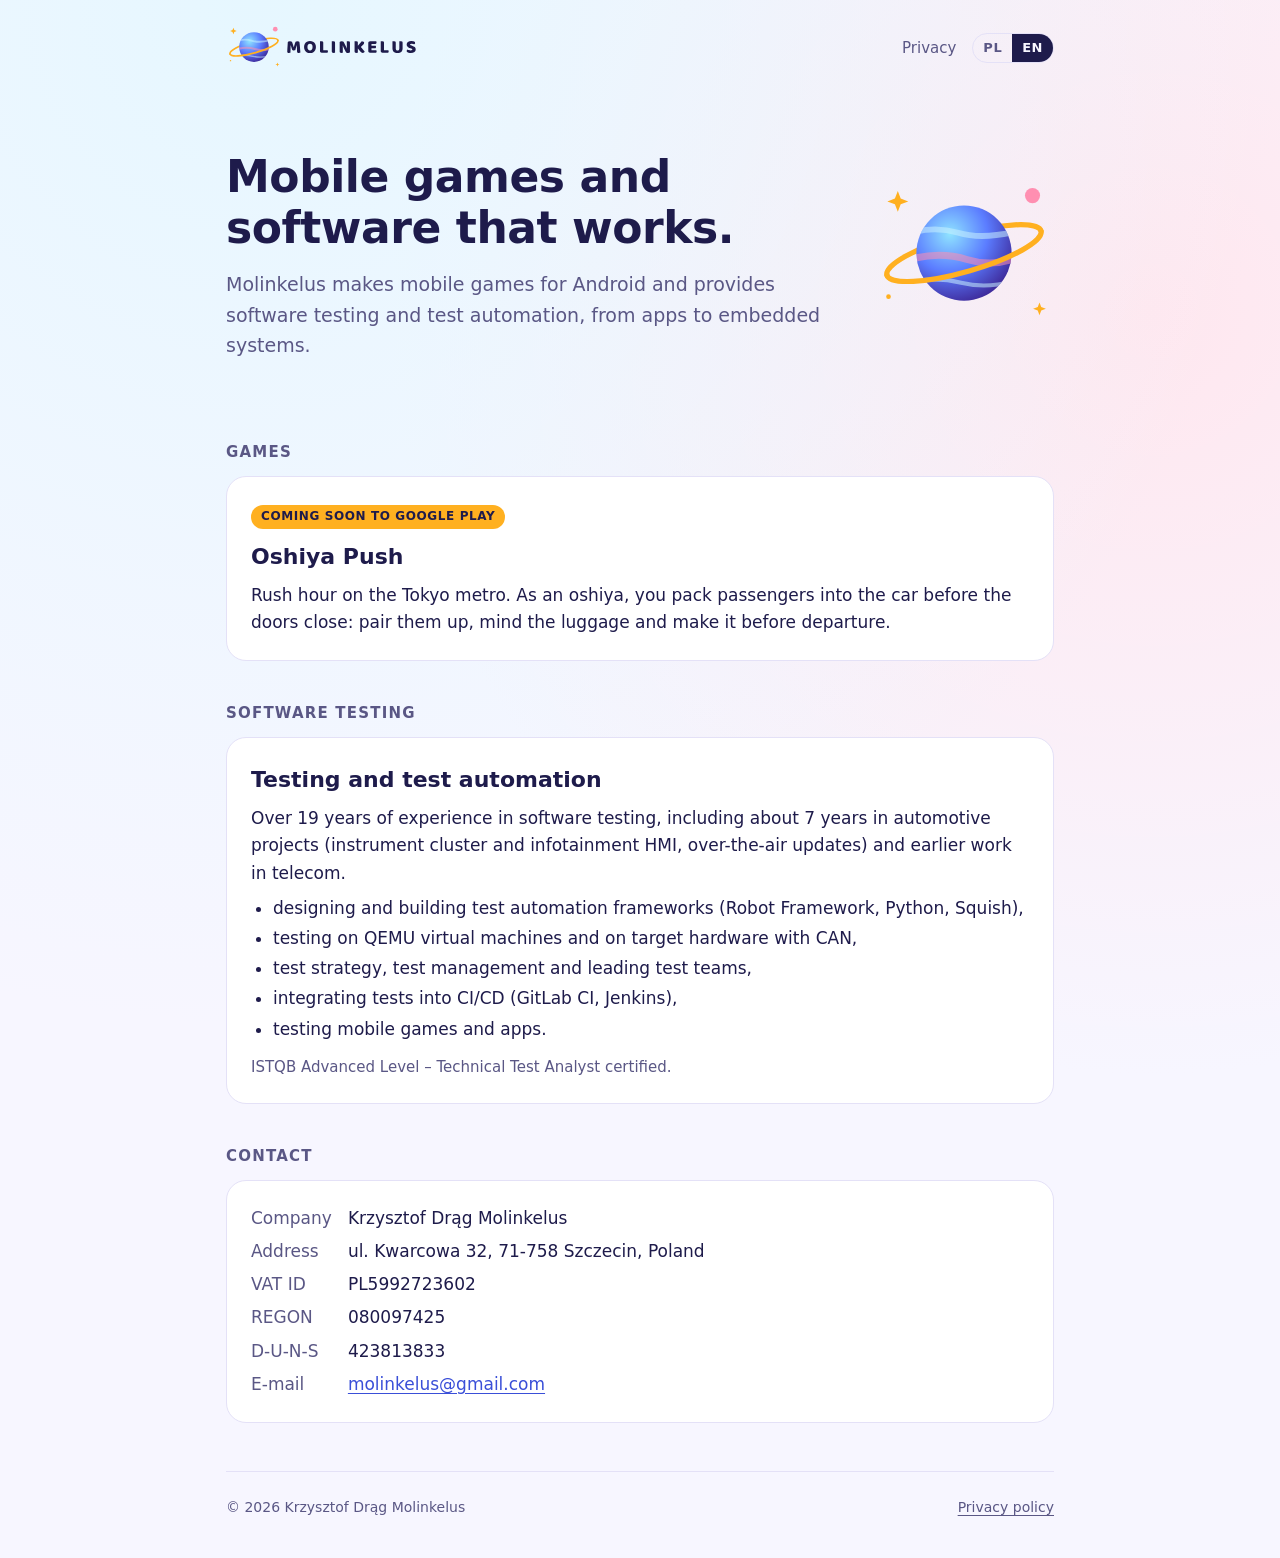
<file: index.html>
<!doctype html>
<html lang="pl">
<head>
  <meta charset="utf-8">
  <meta name="viewport" content="width=device-width, initial-scale=1">
  <title>Molinkelus – gry mobilne i testowanie oprogramowania</title>
  <meta name="title-pl" content="Molinkelus – gry mobilne i testowanie oprogramowania">
  <meta name="title-en" content="Molinkelus – mobile games and software testing">
  <meta name="description" content="Molinkelus – gry mobilne na Androida oraz testowanie i automatyzacja testów oprogramowania.">
  <link rel="icon" href="assets/symbol.svg" type="image/svg+xml">
  <link rel="apple-touch-icon" href="assets/symbol-512.png">
  <link rel="stylesheet" href="style.css">
  <script src="lang.js"></script>
</head>
<body>
  <div class="wrap">
    <header class="top">
      <a class="brand" href="./" aria-label="Molinkelus">
        <img class="logo-light" src="assets/logo-jasne.svg" alt="Molinkelus">
        <img class="logo-dark" src="assets/logo-ciemne.svg" alt="Molinkelus">
      </a>
      <nav class="top">
        <a href="polityka-prywatnosci.html"><span lang-block="pl">Prywatność</span><span lang-block="en">Privacy</span></a>
        <span class="lang-switch" role="group" aria-label="Język / Language">
          <button type="button" data-lang="pl" aria-pressed="true">PL</button>
          <button type="button" data-lang="en" aria-pressed="false">EN</button>
        </span>
      </nav>
    </header>

    <main>
      <!-- ===================== PL ===================== -->
      <div lang-block="pl">
        <section class="hero">
          <div>
            <h1>Gry mobilne i oprogramowanie, które działa.</h1>
            <p>Molinkelus tworzy gry mobilne na Androida i zajmuje się testowaniem oraz automatyzacją testów oprogramowania, od aplikacji po systemy wbudowane.</p>
          </div>
          <img src="assets/symbol.svg" alt="" aria-hidden="true">
        </section>

        <h2 class="section">Gry</h2>
        <div class="card">
          <span class="badge">Wkrótce w Google Play</span>
          <h2>Oshiya Push</h2>
          <p>Godziny szczytu w tokijskim metrze. Jako oshiya upychasz pasażerów do wagonu, zanim drzwi się zamkną: łącz pasażerów w pary, pilnuj bagaży i zdąż przed odjazdem.</p>
        </div>

        <h2 class="section">Testowanie oprogramowania</h2>
        <div class="card">
          <h2>Testy i automatyzacja testów</h2>
          <p>Ponad 19 lat doświadczenia w testowaniu oprogramowania, w tym około 7 lat w projektach motoryzacyjnych (HMI zestawów wskaźników i systemów infotainment, aktualizacje over-the-air) oraz wcześniej w telekomunikacji.</p>
          <ul class="list">
            <li>projektowanie i rozwój frameworków do automatyzacji testów (Robot Framework, Python, Squish),</li>
            <li>testy na maszynach wirtualnych QEMU i na sprzęcie docelowym z magistralą CAN,</li>
            <li>strategia testów, zarządzanie testami i prowadzenie zespołów testerskich,</li>
            <li>integracja testów z CI/CD (GitLab CI, Jenkins),</li>
            <li>testowanie gier i aplikacji mobilnych.</li>
          </ul>
          <p class="muted">Certyfikat ISTQB Advanced Level – Technical Test Analyst.</p>
        </div>

        <h2 class="section">Kontakt</h2>
        <div class="card">
          <dl class="contact">
            <dt>Firma</dt><dd>Krzysztof Drąg Molinkelus</dd>
            <dt>Adres</dt><dd>ul. Kwarcowa 32, 71-758 Szczecin</dd>
            <dt>NIP</dt><dd>5992723602</dd>
            <dt>REGON</dt><dd>080097425</dd>
            <dt>D-U-N-S</dt><dd>423813833</dd>
            <dt>E-mail</dt><dd><a href="mailto:molinkelus@gmail.com">molinkelus@gmail.com</a></dd>
          </dl>
        </div>
      </div>

      <!-- ===================== EN ===================== -->
      <div lang-block="en">
        <section class="hero">
          <div>
            <h1>Mobile games and software that works.</h1>
            <p>Molinkelus makes mobile games for Android and provides software testing and test automation, from apps to embedded systems.</p>
          </div>
          <img src="assets/symbol.svg" alt="" aria-hidden="true">
        </section>

        <h2 class="section">Games</h2>
        <div class="card">
          <span class="badge">Coming soon to Google Play</span>
          <h2>Oshiya Push</h2>
          <p>Rush hour on the Tokyo metro. As an oshiya, you pack passengers into the car before the doors close: pair them up, mind the luggage and make it before departure.</p>
        </div>

        <h2 class="section">Software testing</h2>
        <div class="card">
          <h2>Testing and test automation</h2>
          <p>Over 19 years of experience in software testing, including about 7 years in automotive projects (instrument cluster and infotainment HMI, over-the-air updates) and earlier work in telecom.</p>
          <ul class="list">
            <li>designing and building test automation frameworks (Robot Framework, Python, Squish),</li>
            <li>testing on QEMU virtual machines and on target hardware with CAN,</li>
            <li>test strategy, test management and leading test teams,</li>
            <li>integrating tests into CI/CD (GitLab CI, Jenkins),</li>
            <li>testing mobile games and apps.</li>
          </ul>
          <p class="muted">ISTQB Advanced Level – Technical Test Analyst certified.</p>
        </div>

        <h2 class="section">Contact</h2>
        <div class="card">
          <dl class="contact">
            <dt>Company</dt><dd>Krzysztof Drąg Molinkelus</dd>
            <dt>Address</dt><dd>ul. Kwarcowa 32, 71-758 Szczecin, Poland</dd>
            <dt>VAT ID</dt><dd>PL5992723602</dd>
            <dt>REGON</dt><dd>080097425</dd>
            <dt>D-U-N-S</dt><dd>423813833</dd>
            <dt>E-mail</dt><dd><a href="mailto:molinkelus@gmail.com">molinkelus@gmail.com</a></dd>
          </dl>
        </div>
      </div>
    </main>

    <footer class="bottom">
      <span>© 2026 Krzysztof Drąg Molinkelus</span>
      <a href="polityka-prywatnosci.html"><span lang-block="pl">Polityka prywatności</span><span lang-block="en">Privacy policy</span></a>
    </footer>
  </div>
</body>
</html>
</file>
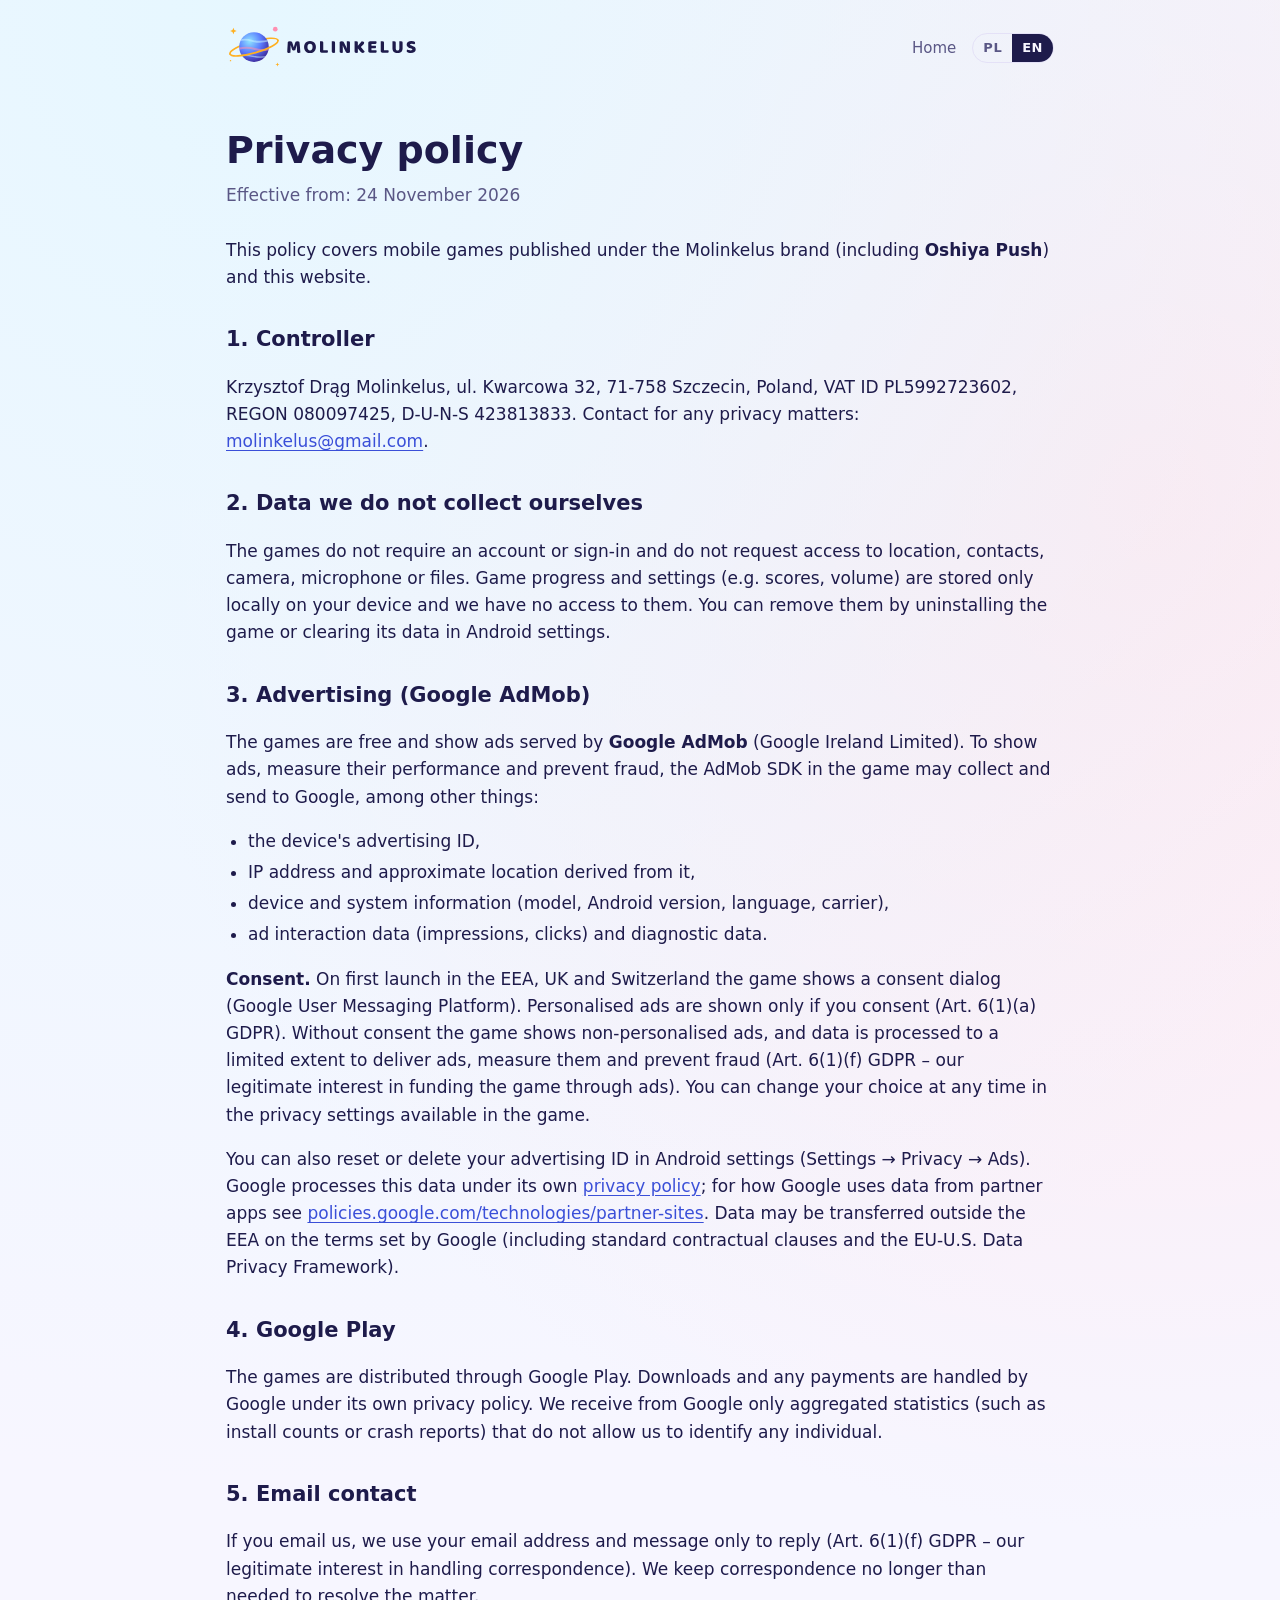
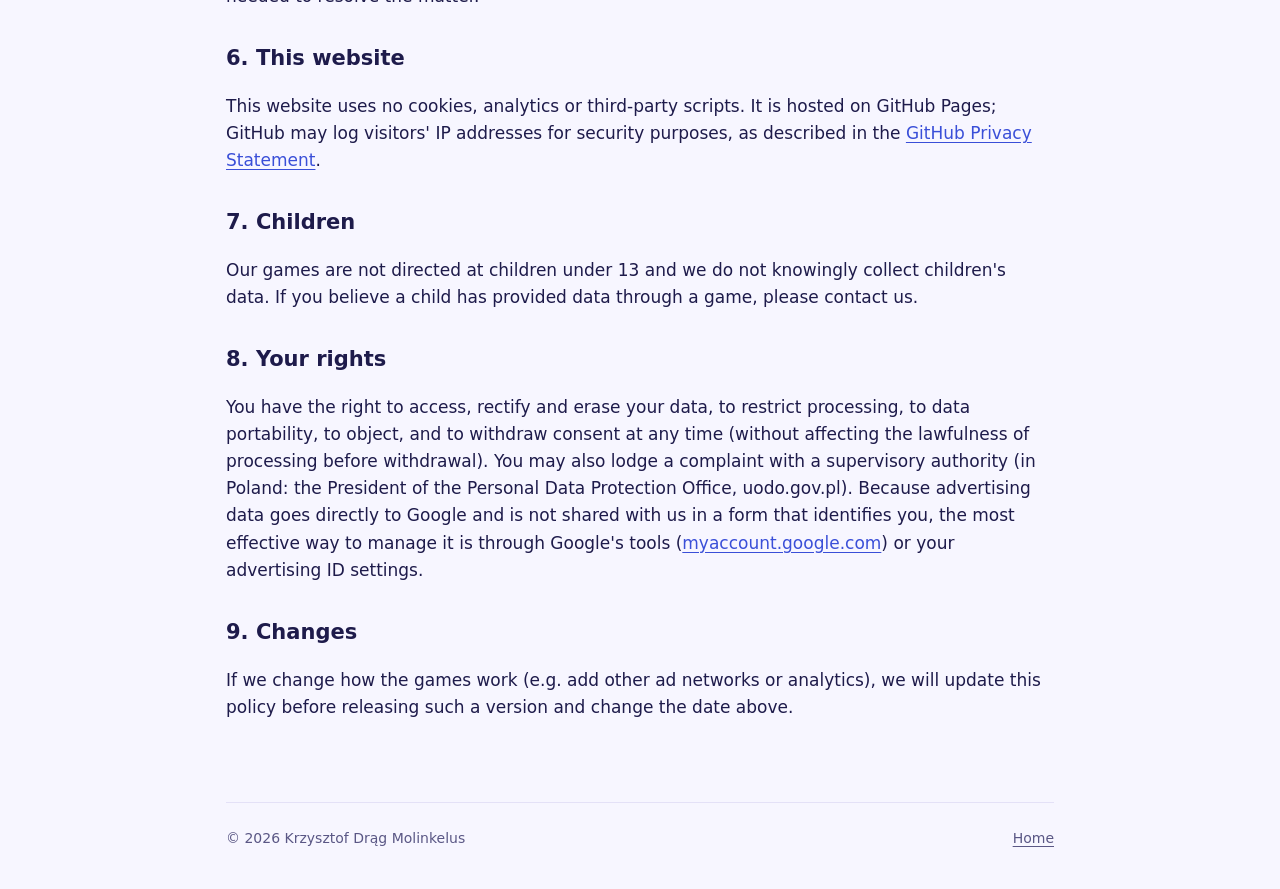
<file: polityka-prywatnosci.html>
<!doctype html>
<html lang="pl">
<head>
  <meta charset="utf-8">
  <meta name="viewport" content="width=device-width, initial-scale=1">
  <title>Polityka prywatności – Molinkelus</title>
  <meta name="title-pl" content="Polityka prywatności – Molinkelus">
  <meta name="title-en" content="Privacy policy – Molinkelus">
  <meta name="description" content="Polityka prywatności gier i strony Molinkelus.">
  <link rel="icon" href="assets/symbol.svg" type="image/svg+xml">
  <link rel="apple-touch-icon" href="assets/symbol-512.png">
  <link rel="stylesheet" href="style.css">
  <script src="lang.js"></script>
</head>
<body>
  <div class="wrap">
    <header class="top">
      <a class="brand" href="./" aria-label="Molinkelus">
        <img class="logo-light" src="assets/logo-jasne.svg" alt="Molinkelus">
        <img class="logo-dark" src="assets/logo-ciemne.svg" alt="Molinkelus">
      </a>
      <nav class="top">
        <a href="./"><span lang-block="pl">Strona główna</span><span lang-block="en">Home</span></a>
        <span class="lang-switch" role="group" aria-label="Język / Language">
          <button type="button" data-lang="pl" aria-pressed="true">PL</button>
          <button type="button" data-lang="en" aria-pressed="false">EN</button>
        </span>
      </nav>
    </header>

    <main>
      <!-- ===================== PL ===================== -->
      <article class="doc" lang-block="pl">
        <h1>Polityka prywatności</h1>
        <p class="meta">Obowiązuje od: 24 listopada 2026</p>

        <p>Ta polityka dotyczy gier mobilnych wydawanych pod marką Molinkelus (w tym <strong>Oshiya Push</strong>) oraz tej strony internetowej.</p>

        <h2>1. Administrator</h2>
        <p>Krzysztof Drąg Molinkelus, ul. Kwarcowa 32, 71-758 Szczecin, NIP 5992723602, REGON 080097425, D-U-N-S 423813833. Kontakt we wszystkich sprawach dotyczących prywatności: <a href="mailto:molinkelus@gmail.com">molinkelus@gmail.com</a>.</p>

        <h2>2. Dane, których sami nie zbieramy</h2>
        <p>Gry nie wymagają zakładania konta ani logowania i nie proszą o dostęp do lokalizacji, kontaktów, aparatu, mikrofonu ani plików. Postęp gry i ustawienia (np. wyniki, głośność) są zapisywane wyłącznie lokalnie na Twoim urządzeniu i nie mamy do nich dostępu. Usuniesz je, odinstalowując grę lub czyszcząc jej dane w ustawieniach Androida.</p>

        <h2>3. Reklamy (Google AdMob)</h2>
        <p>Gry są bezpłatne i wyświetlają reklamy dostarczane przez <strong>Google AdMob</strong> (Google Ireland Limited). Żeby wyświetlić reklamę, mierzyć jej skuteczność i zapobiegać nadużyciom, pakiet AdMob w grze może zbierać i przesyłać do Google m.in.:</p>
        <ul>
          <li>identyfikator wyświetlania reklam (Advertising ID) urządzenia,</li>
          <li>adres IP i przybliżoną lokalizację wynikającą z adresu IP,</li>
          <li>informacje o urządzeniu i systemie (model, wersja Androida, język, operator),</li>
          <li>informacje o interakcjach z reklamami (wyświetlenia, kliknięcia) oraz dane diagnostyczne.</li>
        </ul>
        <p><strong>Zgoda.</strong> Przy pierwszym uruchomieniu gry na terenie EOG, Wielkiej Brytanii i Szwajcarii pokazujemy okno zgody (Google User Messaging Platform). Reklamy spersonalizowane wyświetlamy tylko wtedy, gdy wyrazisz na to zgodę (art. 6 ust. 1 lit. a RODO). Bez zgody gra pokazuje reklamy niespersonalizowane, a dane są przetwarzane w ograniczonym zakresie w celu dostarczenia reklamy, pomiaru i ochrony przed oszustwami (art. 6 ust. 1 lit. f RODO – nasz uzasadniony interes w finansowaniu gry z reklam). Zgodę możesz w każdej chwili zmienić w ustawieniach prywatności dostępnych w grze.</p>
        <p>Możesz też zresetować lub usunąć identyfikator reklamowy w ustawieniach Androida (Ustawienia → Prywatność → Reklamy). Google przetwarza te dane zgodnie z własną <a href="https://policies.google.com/privacy" rel="noopener">polityką prywatności</a>; więcej o tym, jak Google wykorzystuje dane z aplikacji partnerów: <a href="https://policies.google.com/technologies/partner-sites" rel="noopener">policies.google.com/technologies/partner-sites</a>. Dane mogą być przekazywane poza EOG, na zasadach określonych przez Google (m.in. standardowe klauzule umowne, EU-U.S. Data Privacy Framework).</p>

        <h2>4. Google Play</h2>
        <p>Gry są dystrybuowane przez Google Play. Pobranie gry i ewentualne płatności obsługuje Google zgodnie z własną polityką prywatności. Od Google otrzymujemy wyłącznie zbiorcze statystyki (np. liczbę instalacji, raporty o awariach), które nie pozwalają nam zidentyfikować konkretnej osoby.</p>

        <h2>5. Kontakt e-mailowy</h2>
        <p>Jeśli do nas napiszesz, użyjemy Twojego adresu e-mail i treści wiadomości wyłącznie po to, żeby odpowiedzieć (art. 6 ust. 1 lit. f RODO – nasz uzasadniony interes w prowadzeniu korespondencji). Korespondencję przechowujemy nie dłużej, niż jest to potrzebne do załatwienia sprawy.</p>

        <h2>6. Ta strona internetowa</h2>
        <p>Strona nie używa plików cookies, analityki ani zewnętrznych skryptów. Jest hostowana przez GitHub Pages; GitHub może rejestrować adresy IP odwiedzających w celach bezpieczeństwa, zgodnie z <a href="https://docs.github.com/en/site-policy/privacy-policies/github-general-privacy-statement" rel="noopener">oświadczeniem o prywatności GitHub</a>.</p>

        <h2>7. Dzieci</h2>
        <p>Nasze gry nie są skierowane do dzieci poniżej 13. roku życia i świadomie nie zbieramy danych dzieci. Jeśli uważasz, że dziecko przekazało dane za pośrednictwem gry, skontaktuj się z nami.</p>

        <h2>8. Twoje prawa</h2>
        <p>Masz prawo dostępu do swoich danych, ich sprostowania, usunięcia, ograniczenia przetwarzania, przenoszenia, wniesienia sprzeciwu oraz wycofania zgody w dowolnym momencie (bez wpływu na zgodność z prawem przetwarzania przed jej wycofaniem). Masz też prawo wnieść skargę do Prezesa Urzędu Ochrony Danych Osobowych (uodo.gov.pl). Ponieważ dane reklamowe trafiają bezpośrednio do Google i nie są nam udostępniane w formie pozwalającej Cię zidentyfikować, w sprawach tych danych najskuteczniej jest skorzystać z narzędzi Google (<a href="https://myaccount.google.com/data-and-privacy" rel="noopener">myaccount.google.com</a>) lub ustawień identyfikatora reklamowego.</p>

        <h2>9. Zmiany</h2>
        <p>Jeśli zmienimy sposób działania gier (np. dodamy inne sieci reklamowe lub analitykę), zaktualizujemy tę politykę przed udostępnieniem takiej wersji i zmienimy datę powyżej.</p>
      </article>

      <!-- ===================== EN ===================== -->
      <article class="doc" lang-block="en">
        <h1>Privacy policy</h1>
        <p class="meta">Effective from: 24 November 2026</p>

        <p>This policy covers mobile games published under the Molinkelus brand (including <strong>Oshiya Push</strong>) and this website.</p>

        <h2>1. Controller</h2>
        <p>Krzysztof Drąg Molinkelus, ul. Kwarcowa 32, 71-758 Szczecin, Poland, VAT ID PL5992723602, REGON 080097425, D-U-N-S 423813833. Contact for any privacy matters: <a href="mailto:molinkelus@gmail.com">molinkelus@gmail.com</a>.</p>

        <h2>2. Data we do not collect ourselves</h2>
        <p>The games do not require an account or sign-in and do not request access to location, contacts, camera, microphone or files. Game progress and settings (e.g. scores, volume) are stored only locally on your device and we have no access to them. You can remove them by uninstalling the game or clearing its data in Android settings.</p>

        <h2>3. Advertising (Google AdMob)</h2>
        <p>The games are free and show ads served by <strong>Google AdMob</strong> (Google Ireland Limited). To show ads, measure their performance and prevent fraud, the AdMob SDK in the game may collect and send to Google, among other things:</p>
        <ul>
          <li>the device's advertising ID,</li>
          <li>IP address and approximate location derived from it,</li>
          <li>device and system information (model, Android version, language, carrier),</li>
          <li>ad interaction data (impressions, clicks) and diagnostic data.</li>
        </ul>
        <p><strong>Consent.</strong> On first launch in the EEA, UK and Switzerland the game shows a consent dialog (Google User Messaging Platform). Personalised ads are shown only if you consent (Art. 6(1)(a) GDPR). Without consent the game shows non-personalised ads, and data is processed to a limited extent to deliver ads, measure them and prevent fraud (Art. 6(1)(f) GDPR – our legitimate interest in funding the game through ads). You can change your choice at any time in the privacy settings available in the game.</p>
        <p>You can also reset or delete your advertising ID in Android settings (Settings → Privacy → Ads). Google processes this data under its own <a href="https://policies.google.com/privacy" rel="noopener">privacy policy</a>; for how Google uses data from partner apps see <a href="https://policies.google.com/technologies/partner-sites" rel="noopener">policies.google.com/technologies/partner-sites</a>. Data may be transferred outside the EEA on the terms set by Google (including standard contractual clauses and the EU-U.S. Data Privacy Framework).</p>

        <h2>4. Google Play</h2>
        <p>The games are distributed through Google Play. Downloads and any payments are handled by Google under its own privacy policy. We receive from Google only aggregated statistics (such as install counts or crash reports) that do not allow us to identify any individual.</p>

        <h2>5. Email contact</h2>
        <p>If you email us, we use your email address and message only to reply (Art. 6(1)(f) GDPR – our legitimate interest in handling correspondence). We keep correspondence no longer than needed to resolve the matter.</p>

        <h2>6. This website</h2>
        <p>This website uses no cookies, analytics or third-party scripts. It is hosted on GitHub Pages; GitHub may log visitors' IP addresses for security purposes, as described in the <a href="https://docs.github.com/en/site-policy/privacy-policies/github-general-privacy-statement" rel="noopener">GitHub Privacy Statement</a>.</p>

        <h2>7. Children</h2>
        <p>Our games are not directed at children under 13 and we do not knowingly collect children's data. If you believe a child has provided data through a game, please contact us.</p>

        <h2>8. Your rights</h2>
        <p>You have the right to access, rectify and erase your data, to restrict processing, to data portability, to object, and to withdraw consent at any time (without affecting the lawfulness of processing before withdrawal). You may also lodge a complaint with a supervisory authority (in Poland: the President of the Personal Data Protection Office, uodo.gov.pl). Because advertising data goes directly to Google and is not shared with us in a form that identifies you, the most effective way to manage it is through Google's tools (<a href="https://myaccount.google.com/data-and-privacy" rel="noopener">myaccount.google.com</a>) or your advertising ID settings.</p>

        <h2>9. Changes</h2>
        <p>If we change how the games work (e.g. add other ad networks or analytics), we will update this policy before releasing such a version and change the date above.</p>
      </article>
    </main>

    <footer class="bottom">
      <span>© 2026 Krzysztof Drąg Molinkelus</span>
      <a href="./"><span lang-block="pl">Strona główna</span><span lang-block="en">Home</span></a>
    </footer>
  </div>
</body>
</html>
</file>
<file: style.css>
:root {
  --bg: #F7F6FF;
  --surface: #FFFFFF;
  --text: #1E1B4B;
  --muted: #5A5785;
  --line: #E4E1F7;
  --accent: #5B7CFF;
  --accent-strong: #3A4FD8;
  --gold: #FFB020;
  --pink: #FF8FB1;
  --hero: radial-gradient(circle at 20% 0%, #E6F7FF 0%, transparent 55%),
          radial-gradient(circle at 90% 20%, #FFE7EF 0%, transparent 45%);
}
@media (prefers-color-scheme: dark) {
  :root:not([data-theme="light"]) {
    --bg: #0F0D24;
    --surface: #18153A;
    --text: #F5F3FF;
    --muted: #B3AFD9;
    --line: #2C2860;
    --accent: #8FA4FF;
    --accent-strong: #B7C4FF;
    --hero: radial-gradient(circle at 20% 0%, #1B2A5E 0%, transparent 55%),
            radial-gradient(circle at 90% 20%, #3A1E4C 0%, transparent 45%);
  }
}
:root[data-theme="dark"] {
  --bg: #0F0D24; --surface: #18153A; --text: #F5F3FF; --muted: #B3AFD9;
  --line: #2C2860; --accent: #8FA4FF; --accent-strong: #B7C4FF;
  --hero: radial-gradient(circle at 20% 0%, #1B2A5E 0%, transparent 55%),
          radial-gradient(circle at 90% 20%, #3A1E4C 0%, transparent 45%);
}

* { box-sizing: border-box; }
html { -webkit-text-size-adjust: 100%; }
body {
  margin: 0;
  background: var(--bg);
  background-image: var(--hero);
  background-repeat: no-repeat;
  color: var(--text);
  font: 17px/1.6 system-ui, -apple-system, "Segoe UI", Roboto, "Helvetica Neue", Arial, sans-serif;
}
a { color: var(--accent-strong); text-underline-offset: 3px; }
a:hover { color: var(--accent); }

.wrap { max-width: 860px; margin: 0 auto; padding: 0 16px; }

header.top {
  display: flex; align-items: center; justify-content: space-between;
  gap: 12px; padding: 20px 0;
}
header.top .brand img { height: 56px; width: auto; display: block; }
header.top .brand img.logo-dark { display: none; }
@media (prefers-color-scheme: dark) {
  :root:not([data-theme="light"]) header.top .brand img.logo-light { display: none; }
  :root:not([data-theme="light"]) header.top .brand img.logo-dark { display: block; }
}
:root[data-theme="dark"] header.top .brand img.logo-light { display: none; }
:root[data-theme="dark"] header.top .brand img.logo-dark { display: block; }

nav.top { display: flex; align-items: center; gap: 16px; font-size: 15px; }
nav.top a { text-decoration: none; color: var(--muted); }
nav.top a:hover { color: var(--text); }

.lang-switch { display: inline-flex; border: 1px solid var(--line); border-radius: 999px; overflow: hidden; }
.lang-switch button {
  font: inherit; font-size: 13px; font-weight: 600; letter-spacing: .04em;
  background: transparent; color: var(--muted); border: 0; padding: 4px 10px; cursor: pointer;
}
.lang-switch button[aria-pressed="true"] { background: var(--text); color: var(--bg); }

/* Bez JS widać obie wersje językowe; JS ukrywa nieaktywną. */
html.js [lang-block]:not(.active) { display: none; }

.hero { padding: 56px 0 40px; display: grid; grid-template-columns: 1fr auto; gap: 32px; align-items: center; }
.hero h1 { font-size: clamp(30px, 5vw, 44px); line-height: 1.15; margin: 0 0 16px; letter-spacing: -.01em; }
.hero p { color: var(--muted); font-size: 19px; margin: 0; max-width: 34em; }
.hero img { width: 180px; height: 180px; }

.card {
  background: var(--surface); border: 1px solid var(--line);
  border-radius: 20px; padding: 24px; margin: 0 0 20px;
}
.card h2 { margin: 0 0 8px; font-size: 22px; }
.card p { margin: 0 0 8px; }
.card p:last-child { margin-bottom: 0; }
.badge {
  display: inline-block; font-size: 12px; font-weight: 700; letter-spacing: .05em; text-transform: uppercase;
  background: var(--gold); color: #1E1B4B; border-radius: 999px; padding: 2px 10px; margin-bottom: 10px;
}
.card ul.list { margin: 8px 0 12px; padding-left: 22px; }
.card ul.list li { margin: 3px 0; }
.muted { color: var(--muted); font-size: 15px; }
h2.section { font-size: 15px; text-transform: uppercase; letter-spacing: .08em; color: var(--muted); margin: 40px 0 12px; }

dl.contact { display: grid; grid-template-columns: max-content 1fr; gap: 6px 16px; margin: 0; }
dl.contact dt { color: var(--muted); }
dl.contact dd { margin: 0; overflow-wrap: anywhere; }

article.doc { padding: 32px 0 16px; }
article.doc h1 { font-size: clamp(28px, 4.5vw, 38px); line-height: 1.2; margin: 0 0 8px; }
article.doc .meta { color: var(--muted); margin: 0 0 28px; }
article.doc h2 { font-size: 21px; margin: 32px 0 8px; }
article.doc ul { padding-left: 22px; }
article.doc li { margin: 4px 0; }

footer.bottom {
  border-top: 1px solid var(--line); margin-top: 48px; padding: 24px 0 40px;
  color: var(--muted); font-size: 14px;
  display: flex; flex-wrap: wrap; gap: 8px 24px; justify-content: space-between;
}
footer.bottom a { color: var(--muted); }

@media (max-width: 640px) {
  header.top { flex-wrap: wrap; }
  header.top .brand img { height: 44px; }
  .hero { grid-template-columns: 1fr; padding-top: 32px; }
  .hero img { width: 120px; height: 120px; order: -1; }
  dl.contact { grid-template-columns: 1fr; gap: 0; }
  dl.contact dd { margin-bottom: 10px; }
}
</file>
